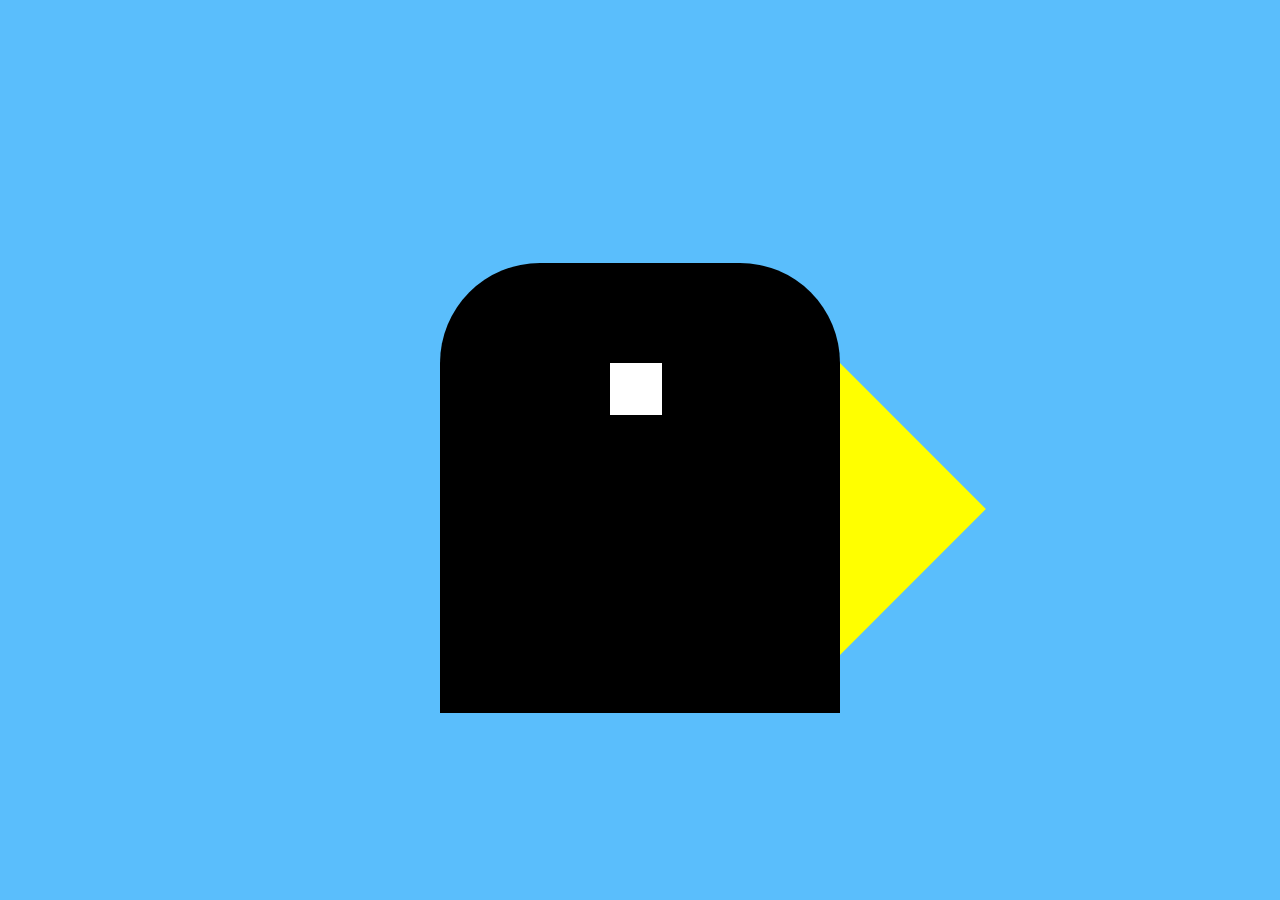
<file: week-1/1.The-bird-challenge/index.html>
<!DOCTYPE html>
<html lang="en">
<head>
    <meta charset="UTF-8">
    <meta http-equiv="X-UA-Compatible" content="IE=edge">
    <meta name="viewport" content="width=device-width, initial-scale=1.0">
    <title>Bird challenge</title>
    <link rel="stylesheet" href="main.css">
</head>
<body>
    <div id="the-body">
        <div id="the-eye"></div>
        <div id="the-beak"></div>
    </div>
</body>
</html>
</file>
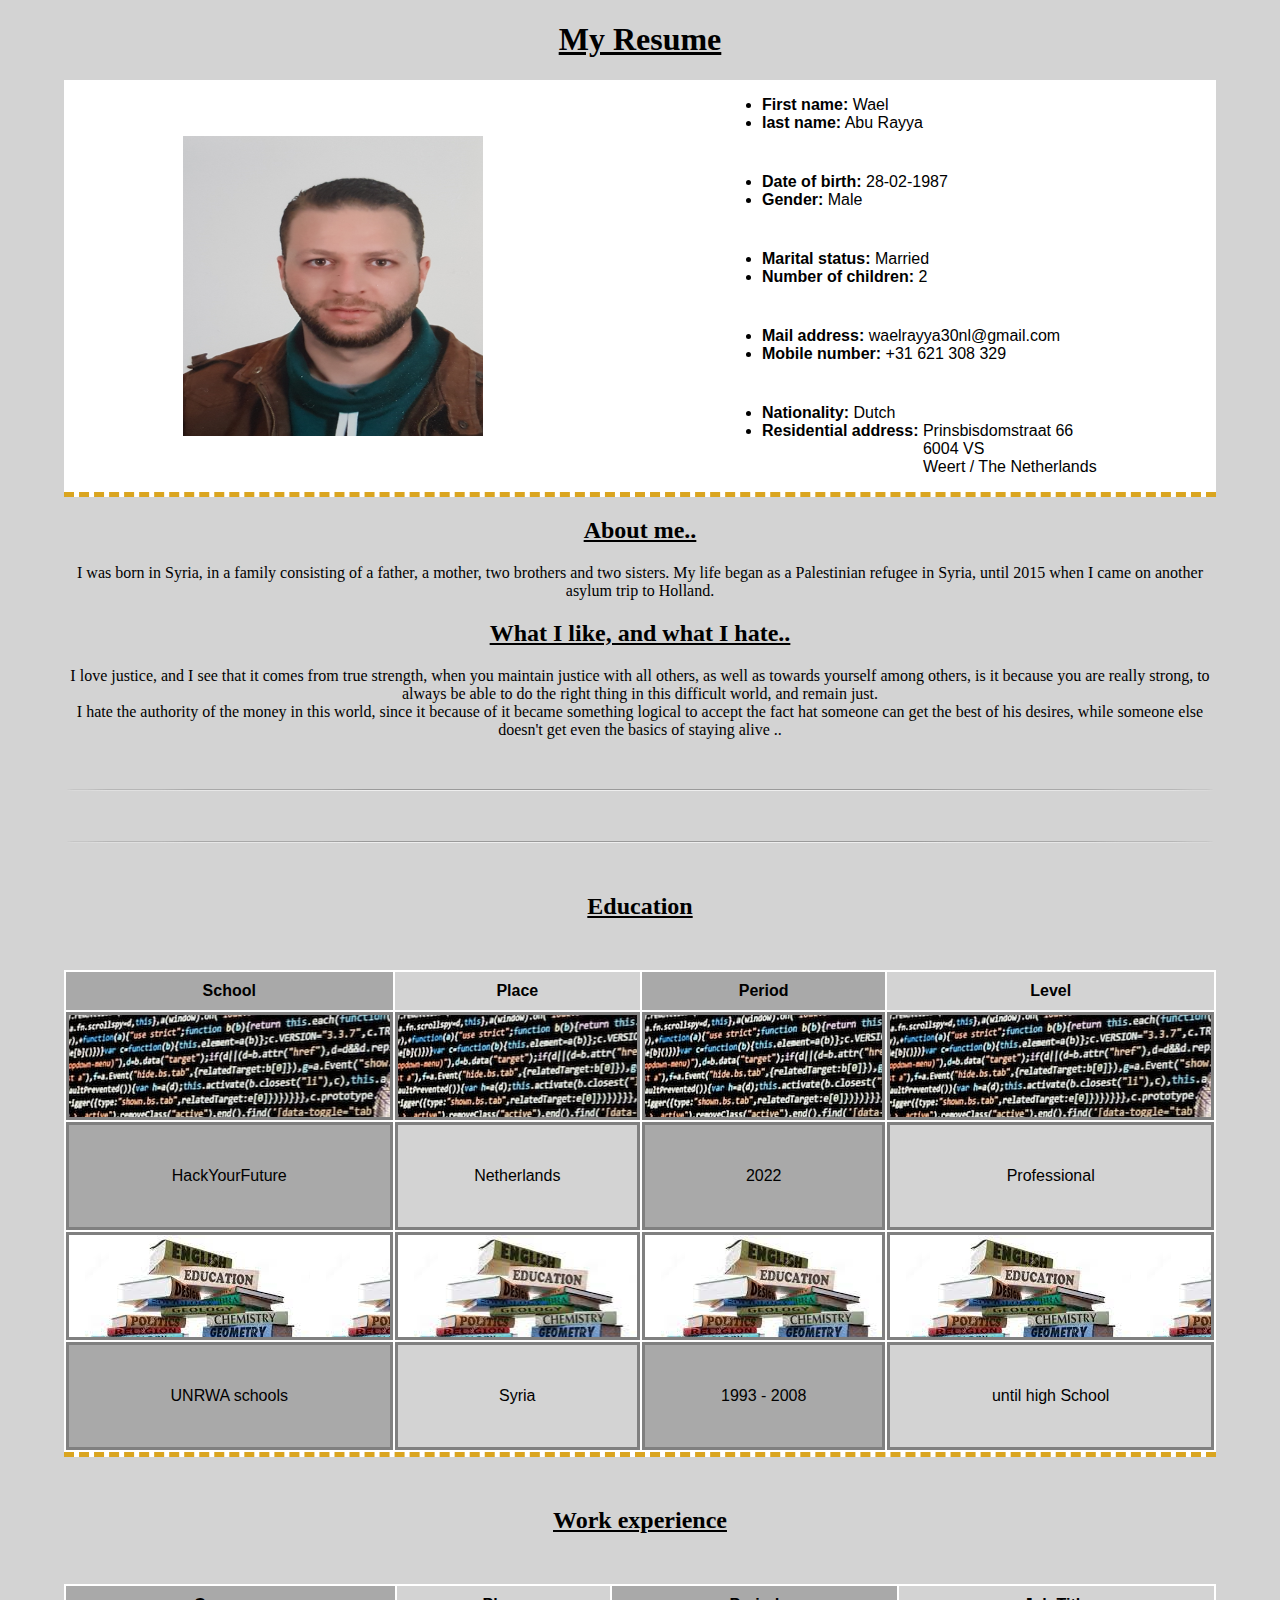
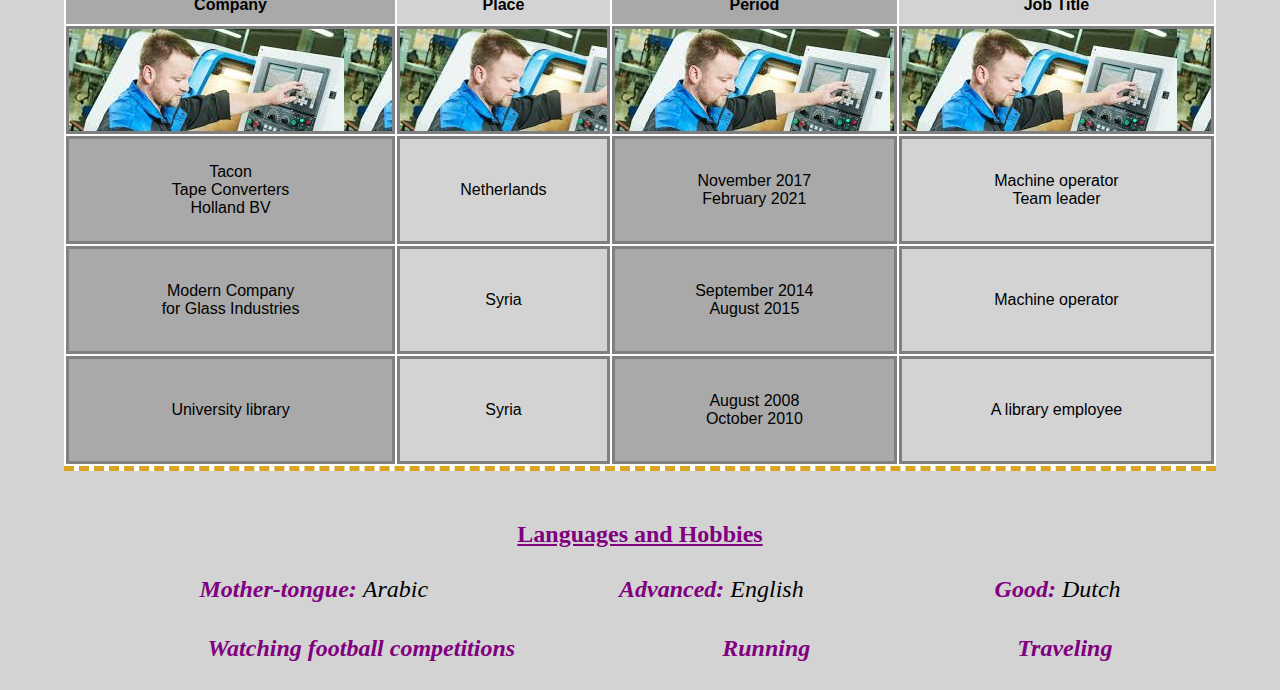
<file: week-1/4.The-Digital-Resume-(HW)/index.html>
<!DOCTYPE html>
<html lang="en">
<head>
    <meta charset="UTF-8">
    <meta http-equiv="X-UA-Compatible" content="IE=edge">
    <meta name="viewport" content="width=device-width, initial-scale=1.0">
    <title>Digital Resume</title>
    <link rel="stylesheet" href="main.css">
</head>
<body>

<!-- ID section -->

    <h1>My Resume</h1>
    <div class="container">
        <img src="myImage.jpg" width="300" height="300">
        <ul>
            <li><b>First name:</b> Wael</li>
            <li class="li-section-end"><b>last name:</b> Abu Rayya</li>
            <li><b>Date of birth:</b> 28-02-1987</li>
            <li class="li-section-end"><b>Gender:</b> Male</li>
            <li><b>Marital status:</b> Married</li>
            <li class="li-section-end"><b>Number of children:</b> 2</li>
            <li><b>Mail address:</b> waelrayya30nl@gmail.com</li>
            <li class="li-section-end"><b>Mobile number:</b> +31 621 308 329</li>
            <li><b>Nationality:</b> Dutch</li>
            <li><b>Residential address:</b> <span id="last-li">Prinsbisdomstraat 66<br>6004 VS<br>Weert / The Netherlands</span></li>
        </ul>
    </div>

    <h2>About me..</h2>

    <p>I was born in Syria, in a family consisting of a father, a mother, two brothers and two sisters. My life began as a Palestinian refugee in Syria, until 2015 when I came on another asylum trip to Holland.
    </p>

    <h2>What I like, and what I hate..</h2>

    <p>I love justice, and I see that it comes from true strength, when you maintain justice with all others, as well as towards yourself among others, is it because you are really strong, to always be able to do the right thing in this difficult world, and remain just.
    </p>

    <p>I hate the authority of the money in this world, since it because of it became something logical to accept the fact hat someone can get the best of his desires, while someone else doesn't get even the basics of staying alive ..
    </p>

<hr>
<hr>

<!-- Articles -->

    <h2>Education</h2>
    <table class="container-2">
        <thead>
            <tr>
                <th class="dark">School</th>
                <th class="light">Place</th>
                <th class="dark">Period</th>
                <th class="light">Level</th>
            </tr>
        </thead>
        <tbody>
            <tr>
                <td class="background-1"></td>
                <td class="background-1"></td>
                <td class="background-1"></td>
                <td class="background-1"></td>
            </tr>
            <tr>
                <td class="dark">HackYourFuture</td>
                <td class="light">Netherlands</td>
                <td class="dark">2022</td>
                <td class="light">Professional</td>
            </tr>
            <tr>
                <td class="background-2"></td>
                <td class="background-2"></td>
                <td class="background-2"></td>
                <td class="background-2"></td>
            </tr>
            <tr>
                <td class="dark">UNRWA schools</td>
                <td class="light">Syria</td>
                <td class="dark">1993 - 2008</td>
                <td class="light">until high School</td>
            </tr>
        </tbody>
    </table>

    <h2>Work experience</h2>
    <table class="container-2">
        <thead>
            <tr>
                <th class="dark">Company</th>
                <th class="light">Place</th>
                <th class="dark">Period</th>
                <th class="light">Job Title</th>
            </tr>
        </thead>
        <tbody>
            <tr>
                <td class="background-3"></td>
                <td class="background-3"></td>
                <td class="background-3"></td>
                <td class="background-3"></td>
            </tr>
            <tr>
                <td class="dark">Tacon<br>Tape Converters<br>Holland BV</td>
                <td class="light">Netherlands</td>
                <td class="dark">November 2017<br>February 2021</td>
                <td class="light">Machine operator<br>Team leader</td>
            </tr>
            <tr>
                <td class="dark">Modern Company<br>for Glass Industries</td>
                <td class="light">Syria</td>
                <td class="dark">September 2014<br>August 2015</td>
                <td class="light">Machine operator</td>
            </tr>
            <tr>
                <td class="dark">University library</td>
                <td class="light">Syria</td>
                <td class="dark">August 2008<br>October 2010</td>
                <td class="light">A library employee</td>
            </tr>
        </tbody>
    </table>

<!-- Footer -->

    <footer>
        <h2>Languages and Hobbies</h2>
        <ul>
            <li>Mother-tongue: <span>Arabic</span></li>
            <li>Advanced: <span>English</span></li>
            <li>Good: <span>Dutch</span></li>
        </ul>
        <ul><li>Watching football competitions</li>
            <li>Running</li>
            <li>Traveling</li>
        </ul>
    </footer>

</body>
</html>
</file>
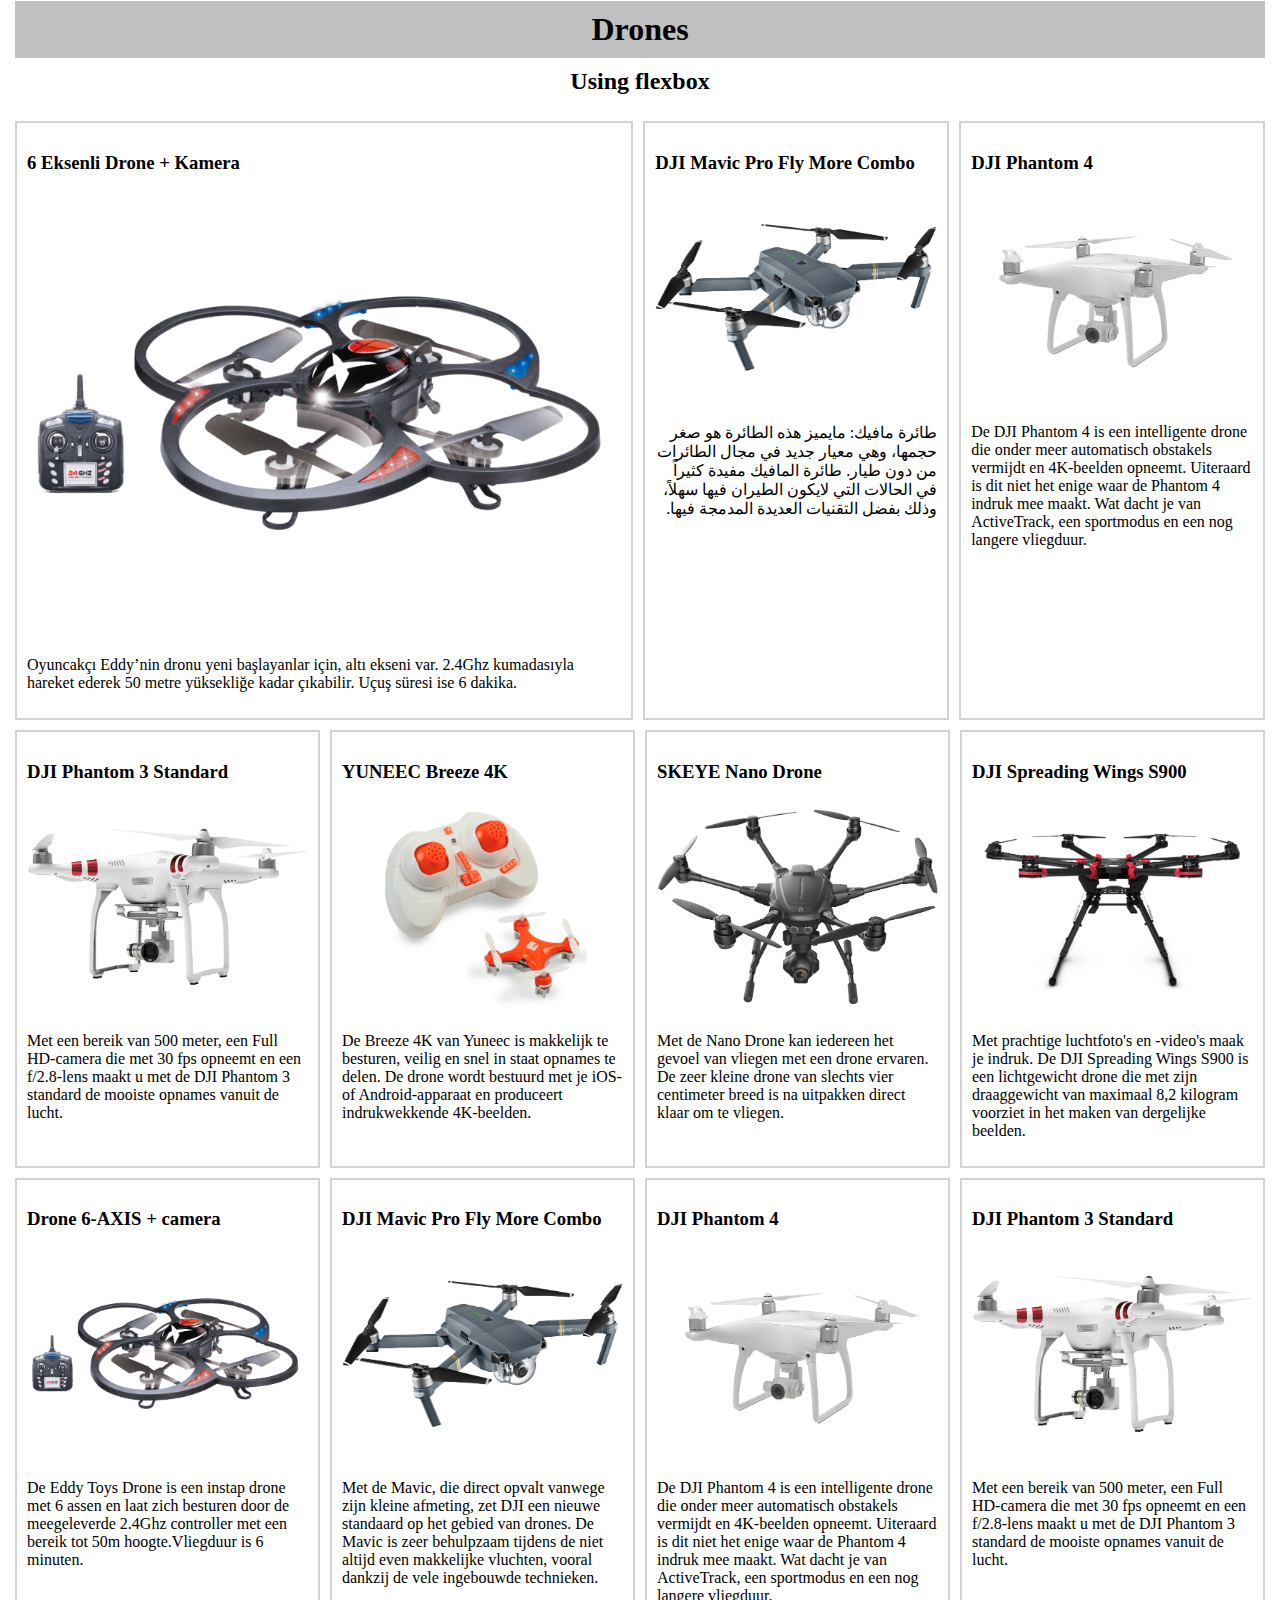
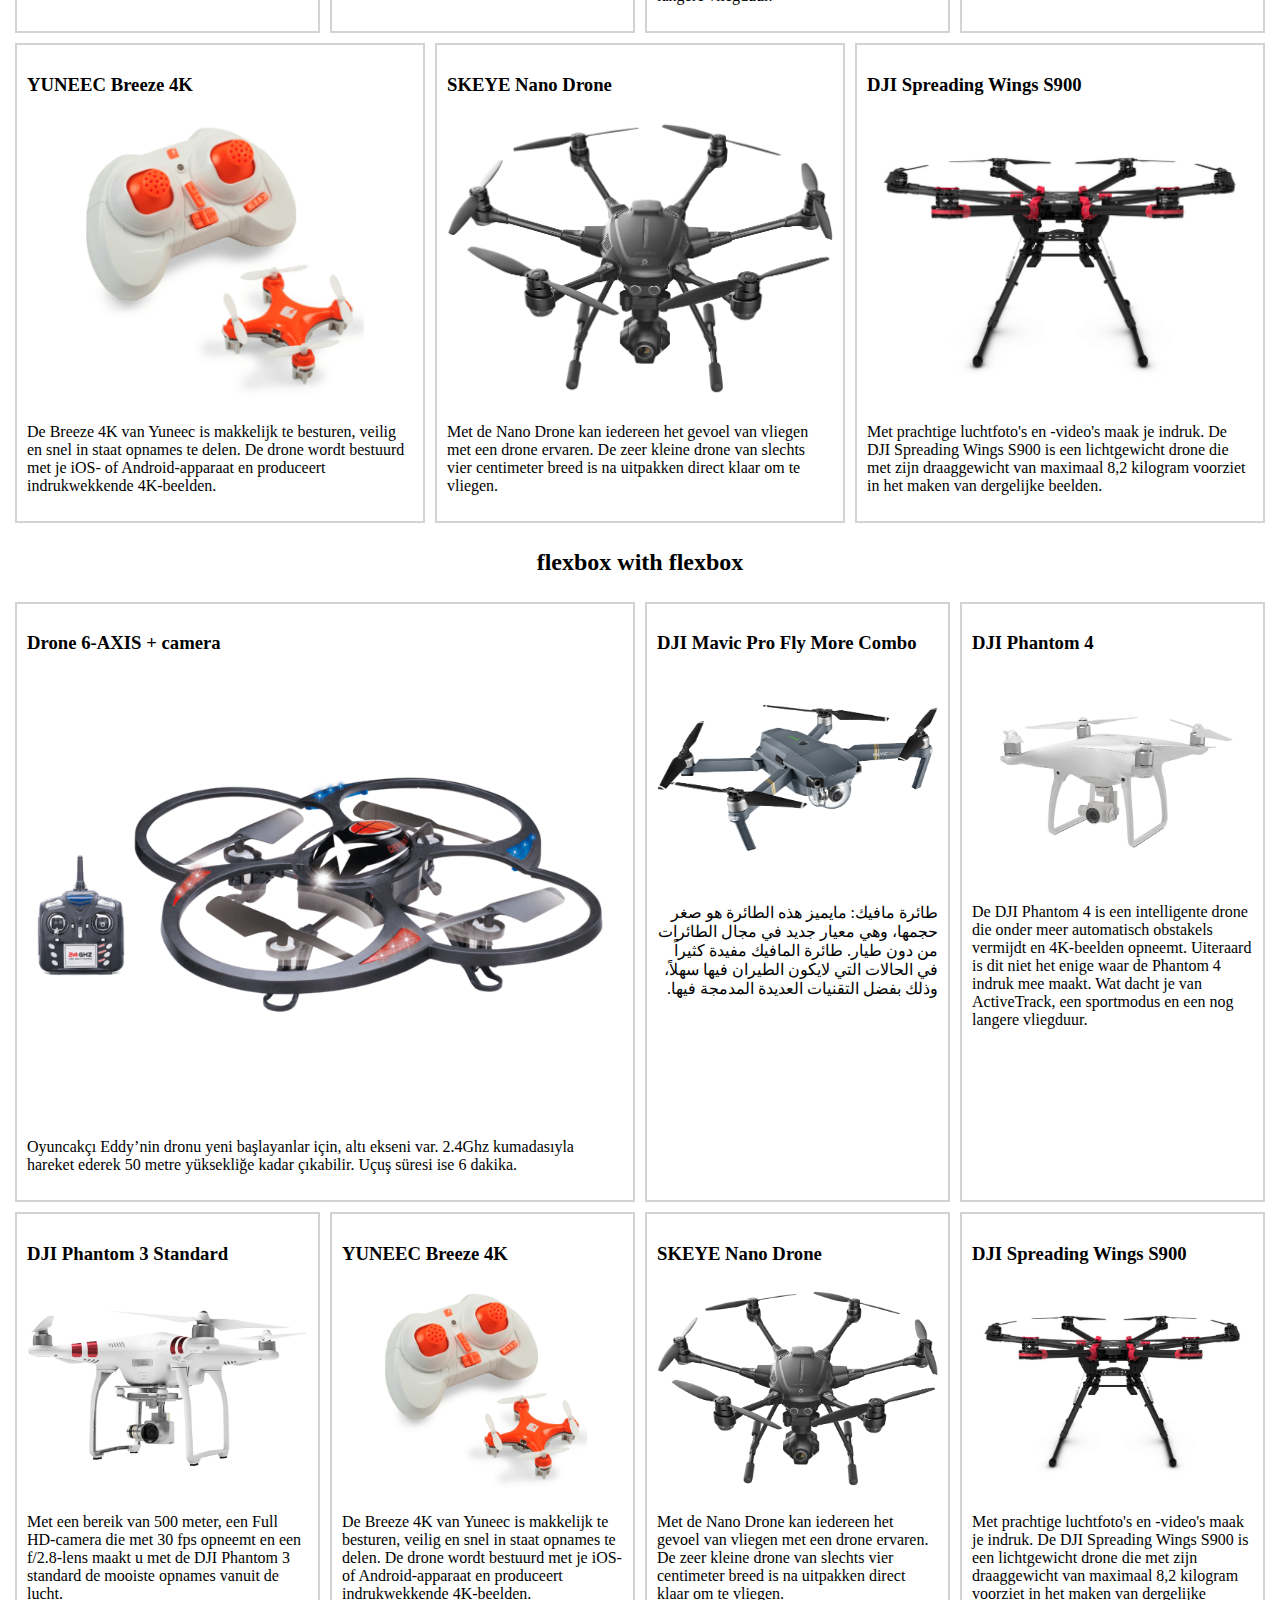
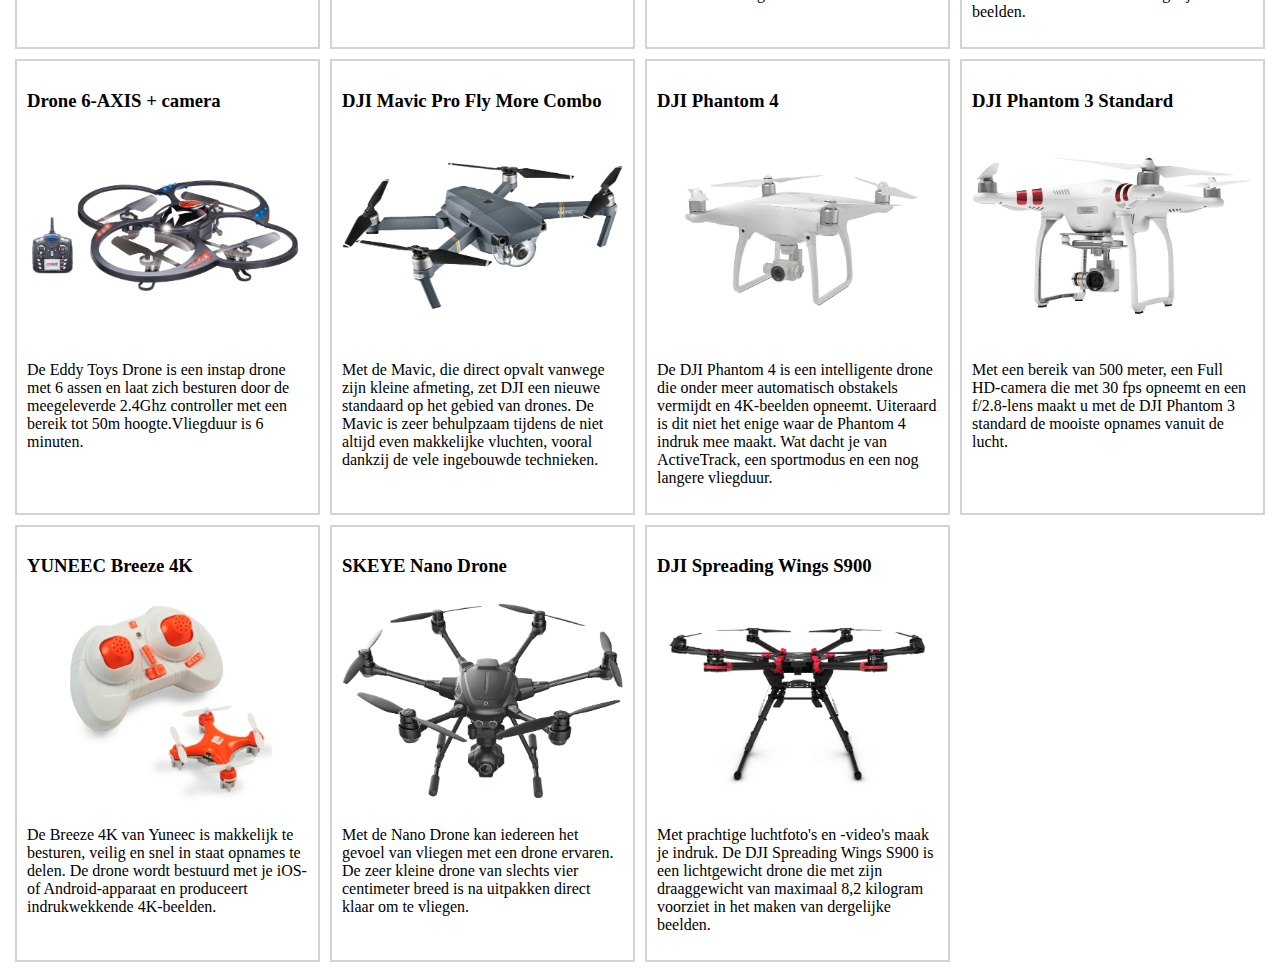
<file: week-2/1.Drones-Website/index.html>
<!doctype html>
<html>
    <head>
        <meta charset="utf-8">
        <meta name="viewport" content="width=device-width, initial-scale=1.0">
        <title>Drones</title>
        <link rel="stylesheet" href="style.css">
    </head>
    <body>
        <header>
            <h1>Drones</h1>
        </header>
        <main>
            <section class="flexbox-section">
                <h2>Using flexbox</h2>
                <ul class="flexbox-list">
                    <li class="flexbox-item">
                        <h3>6 Eksenli Drone + Kamera</h3>
                        <img src="images/drone1.png">
                        <p>Oyuncakçı Eddy’nin dronu yeni başlayanlar için, altı ekseni var. 2.4Ghz kumadasıyla hareket ederek 50 metre yüksekliğe kadar çıkabilir. Uçuş süresi ise 6 dakika.</p>
                    </li>
                    <li class="flexbox-item">
                        <h3>DJI Mavic Pro Fly More Combo</h3>
                        <img src="images/drone2.png">
                         <p dir="rtl">طائرة مافيك: مايميز هذه الطائرة هو صغر حجمها، وهي معيار جديد في مجال الطائرات من دون طيار. طائرة المافيك مفيدة كثيراً في الحالات التي لايكون الطيران فيها سهلاً، وذلك بفضل التقنيات العديدة المدمجة فيها.</p>
                    </li>
                    <li class="flexbox-item">
                        <h3>DJI Phantom 4</h3>
                        <img src="images/drone3.png">
                        <p>De DJI Phantom 4 is een intelligente drone die onder meer automatisch obstakels vermijdt en 4K-beelden opneemt. Uiteraard is dit niet het enige waar de Phantom 4 indruk mee maakt. Wat dacht je van ActiveTrack, een sportmodus en een nog langere vliegduur.</p>
                    </li>
                    <li class="flexbox-item">
                        <h3>DJI Phantom 3 Standard</h3>
                        <img src="images/drone4.png">
                        <p>Met een bereik van 500 meter, een Full HD-camera die met 30 fps opneemt en een f/2.8-lens maakt u met de DJI Phantom 3 standard de mooiste opnames vanuit de lucht.</p>
                    </li>
                    <li class="flexbox-item">
                        <h3>YUNEEC Breeze 4K</h3>
                        <img src="images/drone5.png">
                        <p>De Breeze 4K van Yuneec is makkelijk te besturen, veilig en snel in staat opnames te delen. De drone wordt bestuurd met je iOS- of Android-apparaat en produceert indrukwekkende 4K-beelden.</p>
                    </li>
                    <li class="flexbox-item">
                        <h3>SKEYE Nano Drone</h3>
                        <img src="images/drone6.png">
                        <p>Met de Nano Drone kan iedereen het gevoel van vliegen met een drone ervaren. De zeer kleine drone van slechts vier centimeter breed is na uitpakken direct klaar om te vliegen.</p>
                    </li>
                    <li class="flexbox-item">
                        <h3>DJI Spreading Wings S900</h3>
                        <img src="images/drone7.png">
                        <p>Met prachtige luchtfoto's en -video's maak je indruk. De DJI Spreading Wings S900 is een lichtgewicht drone die met zijn draaggewicht van maximaal 8,2 kilogram voorziet in het maken van dergelijke beelden.</p>
                    </li>
                    <li class="flexbox-item">
                        <h3>Drone 6-AXIS + camera</h3>
                        <img src="images/drone1.png">
                        <p>De Eddy Toys Drone is een instap drone met 6 assen en laat zich besturen door de meegeleverde 2.4Ghz controller met een bereik tot 50m hoogte.Vliegduur is 6 minuten.</p>
                    </li>
                    <li class="flexbox-item">
                        <h3>DJI Mavic Pro Fly More Combo</h3>
                        <img src="images/drone2.png">
                        <p>Met de Mavic, die direct opvalt vanwege zijn kleine afmeting, zet DJI een nieuwe standaard op het gebied van drones. De Mavic is zeer behulpzaam tijdens de niet altijd even makkelijke vluchten, vooral dankzij de vele ingebouwde technieken.</p>
                    </li>
                    <li class="flexbox-item">
                        <h3>DJI Phantom 4</h3>
                        <img src="images/drone3.png">
                        <p>De DJI Phantom 4 is een intelligente drone die onder meer automatisch obstakels vermijdt en 4K-beelden opneemt. Uiteraard is dit niet het enige waar de Phantom 4 indruk mee maakt. Wat dacht je van ActiveTrack, een sportmodus en een nog langere vliegduur.</p>
                    </li>
                    <li class="flexbox-item">
                        <h3>DJI Phantom 3 Standard</h3>
                        <img src="images/drone4.png">
                        <p>Met een bereik van 500 meter, een Full HD-camera die met 30 fps opneemt en een f/2.8-lens maakt u met de DJI Phantom 3 standard de mooiste opnames vanuit de lucht.</p>
                    </li>
                    <li class="flexbox-item">
                        <h3>YUNEEC Breeze 4K</h3>
                        <img src="images/drone5.png">
                        <p>De Breeze 4K van Yuneec is makkelijk te besturen, veilig en snel in staat opnames te delen. De drone wordt bestuurd met je iOS- of Android-apparaat en produceert indrukwekkende 4K-beelden.</p>
                    </li>
                    <li class="flexbox-item">
                        <h3>SKEYE Nano Drone</h3>
                        <img src="images/drone6.png">
                        <p>Met de Nano Drone kan iedereen het gevoel van vliegen met een drone ervaren. De zeer kleine drone van slechts vier centimeter breed is na uitpakken direct klaar om te vliegen.</p>
                    </li>
                    <li class="flexbox-item">
                        <h3>DJI Spreading Wings S900</h3>
                        <img src="images/drone7.png">
                        <p>Met prachtige luchtfoto's en -video's maak je indruk. De DJI Spreading Wings S900 is een lichtgewicht drone die met zijn draaggewicht van maximaal 8,2 kilogram voorziet in het maken van dergelijke beelden.</p>
                    </li>
                </ul>
                
            </section>
            <section class="grid-section">
                <h2>flexbox with flexbox</h2>
                <ul class="grid-list">
                    <li class="grid-item">
                        <h3>Drone 6-AXIS + camera</h3>
                        <img src="images/drone1.png">
                        <p>Oyuncakçı Eddy’nin dronu yeni başlayanlar için, altı ekseni var. 2.4Ghz kumadasıyla hareket ederek 50 metre yüksekliğe kadar çıkabilir. Uçuş süresi ise 6 dakika.</p>
                    </li>
                    <li class="grid-item">
                        <h3>DJI Mavic Pro Fly More Combo</h3>
                        <img src="images/drone2.png">
                         <p dir="rtl">طائرة مافيك: مايميز هذه الطائرة هو صغر حجمها، وهي معيار جديد في مجال الطائرات من دون طيار. طائرة المافيك مفيدة كثيراً في الحالات التي لايكون الطيران فيها سهلاً، وذلك بفضل التقنيات العديدة المدمجة فيها.</p>
                    </li>
                    <li class="grid-item">
                        <h3>DJI Phantom 4</h3>
                        <img src="images/drone3.png">
                        <p>De DJI Phantom 4 is een intelligente drone die onder meer automatisch obstakels vermijdt en 4K-beelden opneemt. Uiteraard is dit niet het enige waar de Phantom 4 indruk mee maakt. Wat dacht je van ActiveTrack, een sportmodus en een nog langere vliegduur.</p>
                    </li>
                    <li class="grid-item">
                        <h3>DJI Phantom 3 Standard</h3>
                        <img src="images/drone4.png">
                        <p>Met een bereik van 500 meter, een Full HD-camera die met 30 fps opneemt en een f/2.8-lens maakt u met de DJI Phantom 3 standard de mooiste opnames vanuit de lucht.</p>
                    </li>
                    <li class="grid-item">
                        <h3>YUNEEC Breeze 4K</h3>
                        <img src="images/drone5.png">
                        <p>De Breeze 4K van Yuneec is makkelijk te besturen, veilig en snel in staat opnames te delen. De drone wordt bestuurd met je iOS- of Android-apparaat en produceert indrukwekkende 4K-beelden.</p>
                    </li>
                    <li class="grid-item">
                        <h3>SKEYE Nano Drone</h3>
                        <img src="images/drone6.png">
                        <p>Met de Nano Drone kan iedereen het gevoel van vliegen met een drone ervaren. De zeer kleine drone van slechts vier centimeter breed is na uitpakken direct klaar om te vliegen.</p>
                    </li>
                    <li class="grid-item">
                        <h3>DJI Spreading Wings S900</h3>
                        <img src="images/drone7.png">
                        <p>Met prachtige luchtfoto's en -video's maak je indruk. De DJI Spreading Wings S900 is een lichtgewicht drone die met zijn draaggewicht van maximaal 8,2 kilogram voorziet in het maken van dergelijke beelden.</p>
                    </li>
                    <li class="grid-item">
                        <h3>Drone 6-AXIS + camera</h3>
                        <img src="images/drone1.png">
                        <p>De Eddy Toys Drone is een instap drone met 6 assen en laat zich besturen door de meegeleverde 2.4Ghz controller met een bereik tot 50m hoogte.Vliegduur is 6 minuten.</p>
                    </li>
                    <li class="grid-item">
                        <h3>DJI Mavic Pro Fly More Combo</h3>
                        <img src="images/drone2.png">
                        <p>Met de Mavic, die direct opvalt vanwege zijn kleine afmeting, zet DJI een nieuwe standaard op het gebied van drones. De Mavic is zeer behulpzaam tijdens de niet altijd even makkelijke vluchten, vooral dankzij de vele ingebouwde technieken.</p>
                    </li>
                    <li class="grid-item">
                        <h3>DJI Phantom 4</h3>
                        <img src="images/drone3.png">
                        <p>De DJI Phantom 4 is een intelligente drone die onder meer automatisch obstakels vermijdt en 4K-beelden opneemt. Uiteraard is dit niet het enige waar de Phantom 4 indruk mee maakt. Wat dacht je van ActiveTrack, een sportmodus en een nog langere vliegduur.</p>
                    </li>
                    <li class="grid-item">
                        <h3>DJI Phantom 3 Standard</h3>
                        <img src="images/drone4.png">
                        <p>Met een bereik van 500 meter, een Full HD-camera die met 30 fps opneemt en een f/2.8-lens maakt u met de DJI Phantom 3 standard de mooiste opnames vanuit de lucht.</p>
                    </li>
                    <li class="grid-item">
                        <h3>YUNEEC Breeze 4K</h3>
                        <img src="images/drone5.png">
                        <p>De Breeze 4K van Yuneec is makkelijk te besturen, veilig en snel in staat opnames te delen. De drone wordt bestuurd met je iOS- of Android-apparaat en produceert indrukwekkende 4K-beelden.</p>
                    </li>
                    <li class="grid-item">
                        <h3>SKEYE Nano Drone</h3>
                        <img src="images/drone6.png">
                        <p>Met de Nano Drone kan iedereen het gevoel van vliegen met een drone ervaren. De zeer kleine drone van slechts vier centimeter breed is na uitpakken direct klaar om te vliegen.</p>
                    </li>
                    <li class="grid-item">
                        <h3>DJI Spreading Wings S900</h3>
                        <img src="images/drone7.png">
                        <p>Met prachtige luchtfoto's en -video's maak je indruk. De DJI Spreading Wings S900 is een lichtgewicht drone die met zijn draaggewicht van maximaal 8,2 kilogram voorziet in het maken van dergelijke beelden.</p>
                    </li>
                </ul>
            </section>
        </main>
    </body>
</html>
</file>
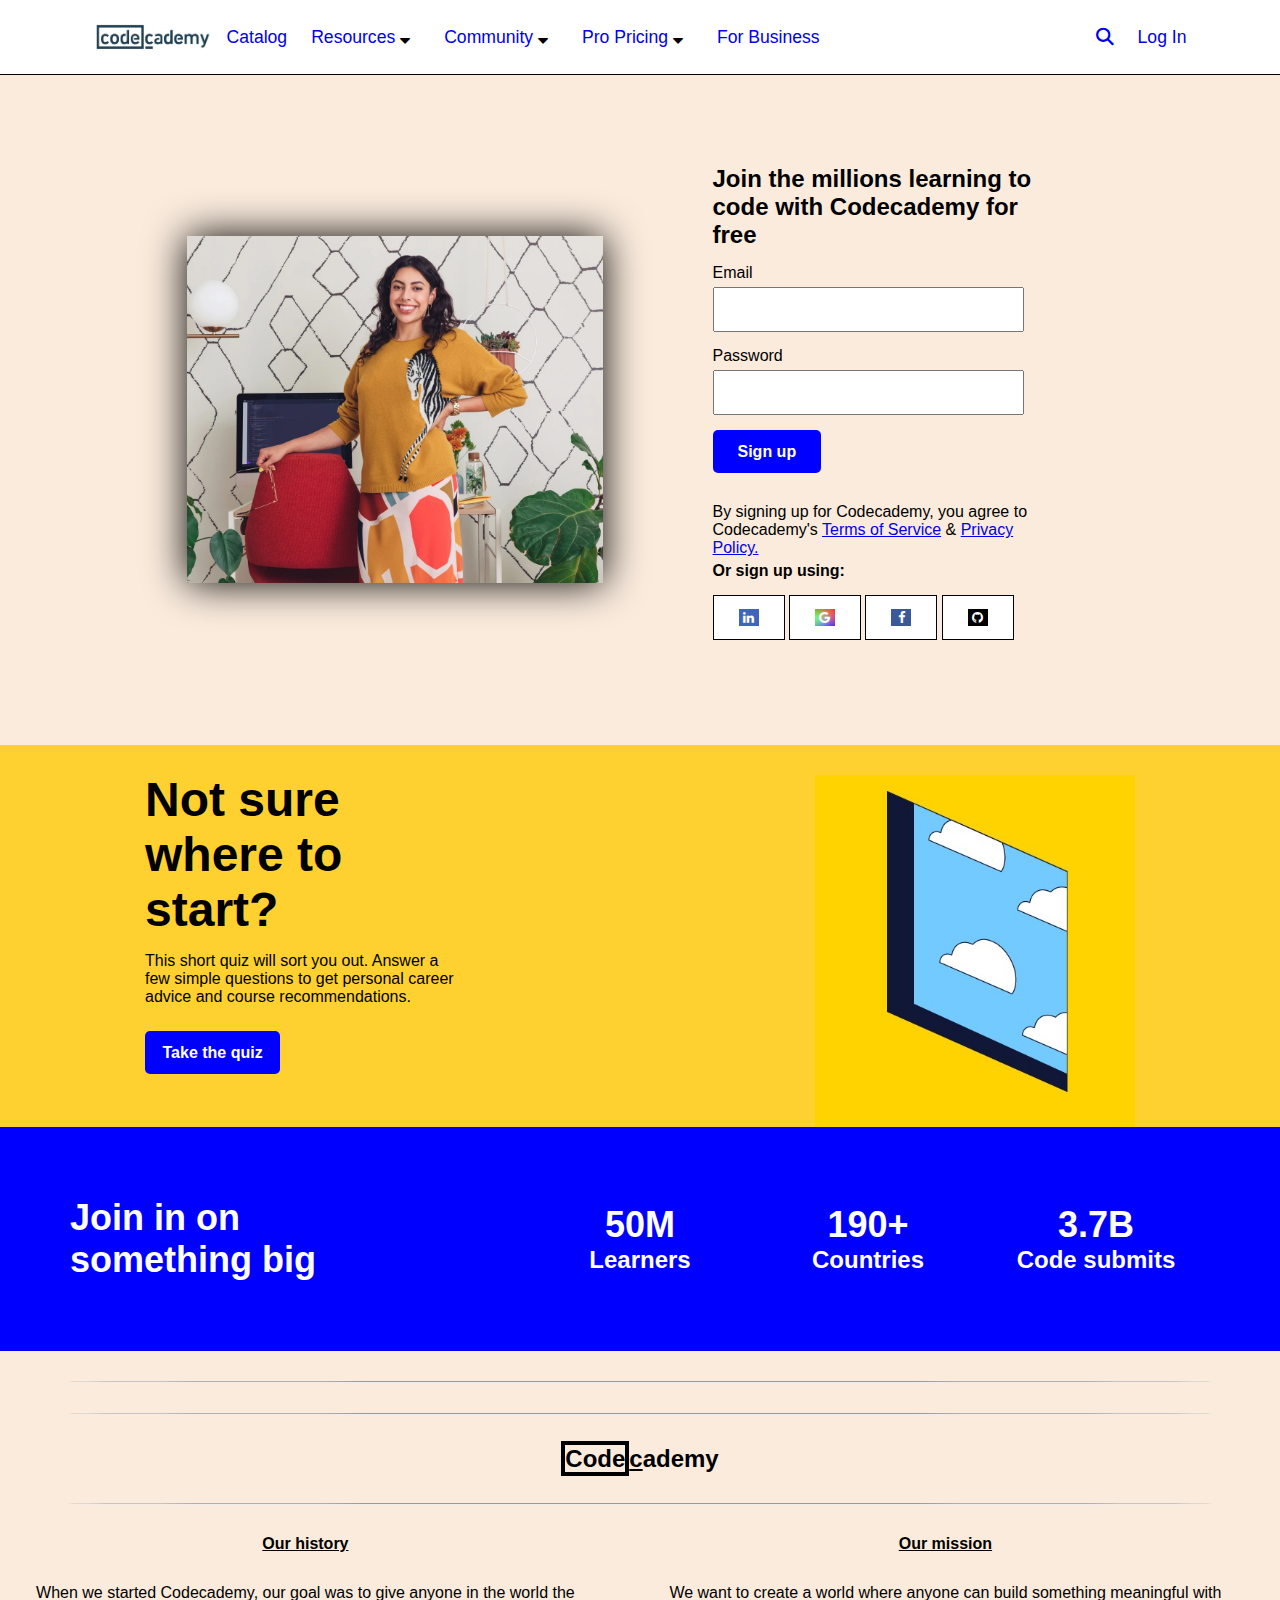
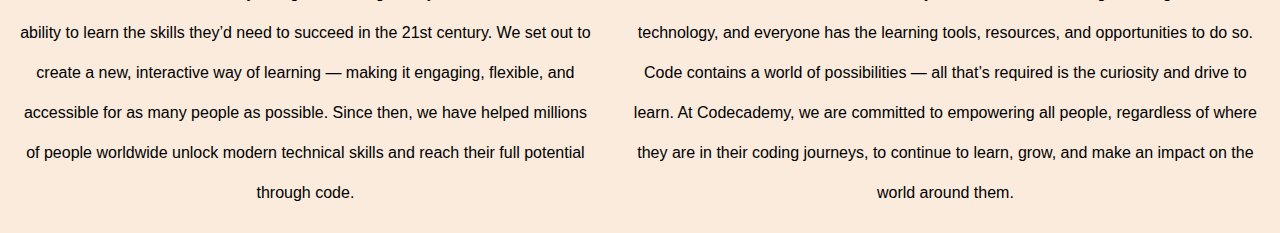
<file: week-2/3.Responsive-website/index.html>
<!DOCTYPE html>
<html lang="en">
<head>
    <meta charset="UTF-8">
    <meta http-equiv="X-UA-Compatible" content="IE=edge">
    <meta name="viewport" content="width=device-width, initial-scale=1.0">
    <link rel="stylesheet" href="https://cdnjs.cloudflare.com/ajax/libs/font-awesome/6.1.1/css/all.min.css">
    <link rel="stylesheet" href="https://cdnjs.cloudflare.com/ajax/libs/font-awesome/4.7.0/css/font-awesome.min.css">
    <link rel="stylesheet" href="style.css">
    <title>Project: Rebuilding a webpage</title>
</head>
<body>

<!-- Header Part -->

<header>
    <nav class="nav-bar">
        <img src="logo.webp" alt="the-logo-photo">
        <ul class="nav-ul">
            <li><a href="#">Catalog</a></li>
            <li><a href="#">Resources</a> <a href="#"><i class='fa fa-sort-desc'></i></a></li>
            <li><a href="#">Community</a> <a href="#"><i class='fa fa-sort-desc'></i></a></li>
            <li><a href="#">Pro Pricing</a> <a href="#"><i class='fa fa-sort-desc'></i></a></li>
            <li><a href="#">For Business</a></li>
            <li><a href="#"><i class="fa-solid fa-magnifying-glass"></i></a></li>
            <li><a href="#">Log In</a></li>
        </ul>
        <div class="line">
            <span></span>
            <span></span>
            <span></span>
        </div>
    </nav>
</header>

<!-- Main Part -->

<main class="main-section">
    <img src="main-photo.webp" alt="the-interface-photo">
    <div class="contact-section">
        <h2>Join the millions learning to code with Codecademy for free</h2>
        <form action="">
        <p>Email</p>
        <input class="field" type="email" name="email">
        <p>Password</p>
        <input class="field" type="password" name="password">
        </form>
        <button>Sign up</button>
        <p>By signing up for Codecademy, you agree to Codecademy's <a href="#">Terms of Service</a> & <a href="#">Privacy Policy.</a></p>
        <h4>Or sign up using:</h4>
        <div class="social-media">
            <button><a target="_blank" href="#" class="fa fa-linkedin" title="linkedin"></a></button>
            <button><a target="_blank" href="#" class="fa fa-google" title="google"></a></button>
            <button><a target="_blank" href="#" class="fa fa-facebook" title="facebook"></a></button>
            <button><a target="_blank" href="#" class="fa fa-github" title="github"></a></button>            
        </div>
    </div>
</main>

<!-- Article 1 -->

<article class="article-1">
    <div class="text-div">
        <h1>Not sure where to start?</h1>
        <p>This short quiz will sort you out. Answer a few simple questions to get personal career advice and course recommendations.</p>
        <button>Take the quiz</button>
    </div>
    <img src="photo-2.jpg" alt="sky-photo">
</article>

<!-- Article 2 -->

<article class="article-2">
    <h2 id="flex-2">Join in on<br>something big</h2>
    <div class="flex-1">
        <h2>50M</h2>
        <h4>Learners</h4>    
    </div>
    <div class="flex-1">
        <h2>190+</h2>
        <h4>Countries</h4>    
    </div>
    <div class="flex-1">
        <h2>3.7B</h2>
        <h4>Code submits</h4>    
    </div>
</article>

<!-- Footer part -->

<hr>
<hr>
<footer>
    <h2><span id="bordering">Code</span><span id="underling">c</span>ademy</h2>
<hr>
    <div class="footer-text">
        <div>
            <h4>Our history</h4>
            <p>When we started Codecademy, our goal was to give anyone in the world the ability to learn the skills they’d need to succeed in the 21st century. We set out to create a new, interactive way of learning — making it engaging, flexible, and accessible for as many people as possible. Since then, we have helped millions of people worldwide unlock modern technical skills and reach their full potential through code.</p>
        </div>
        <div>
            <h4>Our mission</h4>
            <p>We want to create a world where anyone can build something meaningful with technology, and everyone has the learning tools, resources, and opportunities to do so. Code contains a world of possibilities — all that’s required is the curiosity and drive to learn. At Codecademy, we are committed to empowering all people, regardless of where they are in their coding journeys, to continue to learn, grow, and make an impact on the world around them.</p>
        </div>
    </div>
</footer>

</body>
</html>
</file>
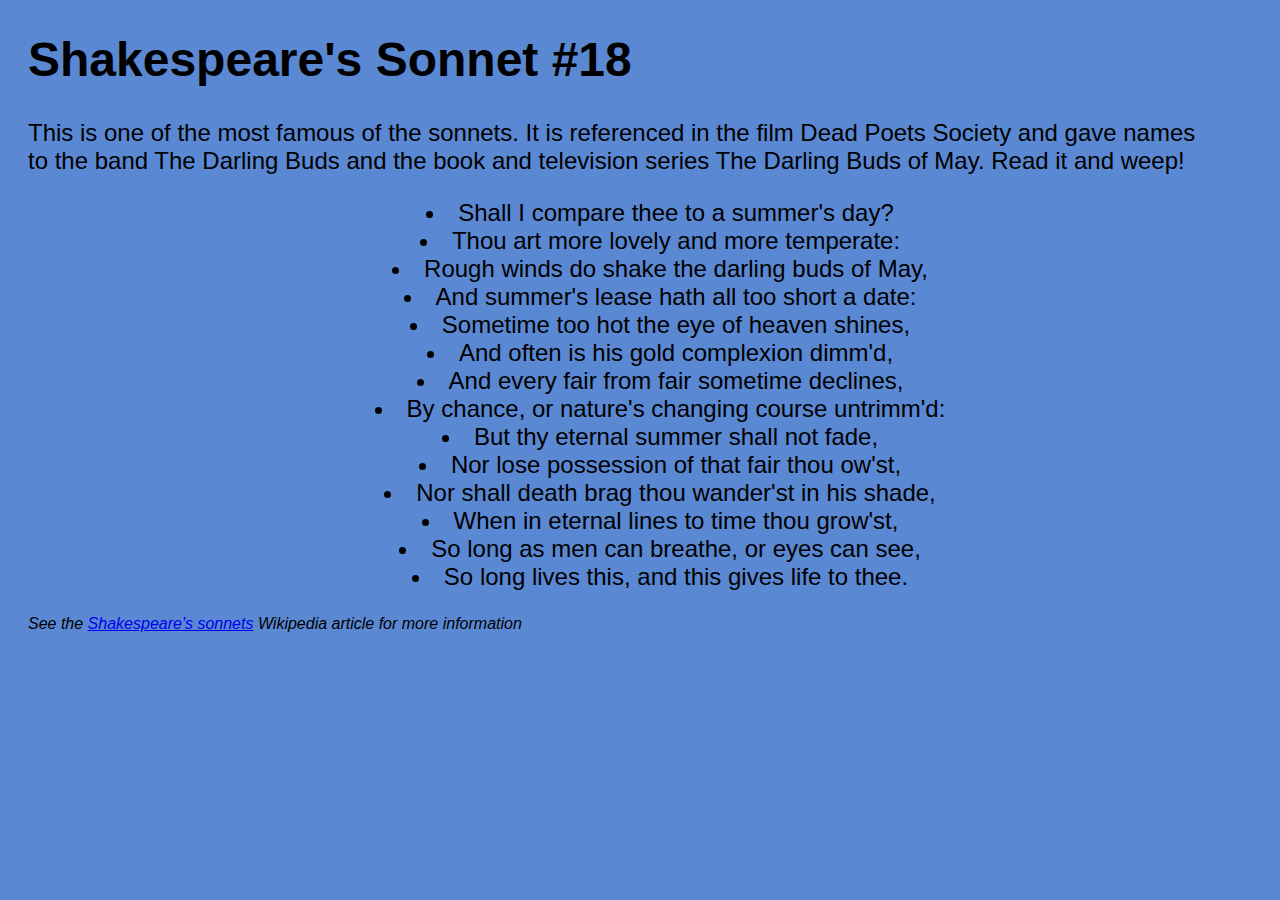
<file: week-1/3.CSS-challenges/challenge-1/index.html>
<!DOCTYPE html>
<html>
  <head>
    <title>Challenge 1</title>
    <link rel="stylesheet" href="main.css">
  </head>
  <body>
    <h1>Shakespeare's Sonnet #18</h1>
    <p>
       This is one of the most famous of the sonnets. It is referenced
       in the film Dead Poets Society and gave names<br>to the band The
       Darling Buds and the book and television series The Darling Buds
       of May. Read it and weep!
    </p>
    <ul>
      <li>Shall I compare thee to a summer's day?</li>
      <li>Thou art more lovely and more temperate:</li>
      <li>Rough winds do shake the darling buds of May,</li>
      <li>And summer's lease hath all too short a date:</li>
      <li>Sometime too hot the eye of heaven shines,</li>
      <li>And often is his gold complexion dimm'd,</li>
      <li>And every fair from fair sometime declines,</li>
      <li>By chance, or nature's changing course untrimm'd:</li>
      <li>But thy eternal summer shall not fade,</li>
      <li>Nor lose possession of that fair thou ow'st,</li>
      <li>Nor shall death brag thou wander'st in his shade,</li>
      <li>When in eternal lines to time thou grow'st,</li>
      <li>So long as men can breathe, or eyes can see,</li>
      <li>So long lives this, and this gives life to thee.</li>
    </ul>      
    <p class="copyright">See the 
    <a href="http://en.wikipedia.org/wiki/Shakespeare%27s_Sonnets">
    Shakespeare's sonnets</a> Wikipedia article for more information
    </p>
  </body>
</html>
</file>
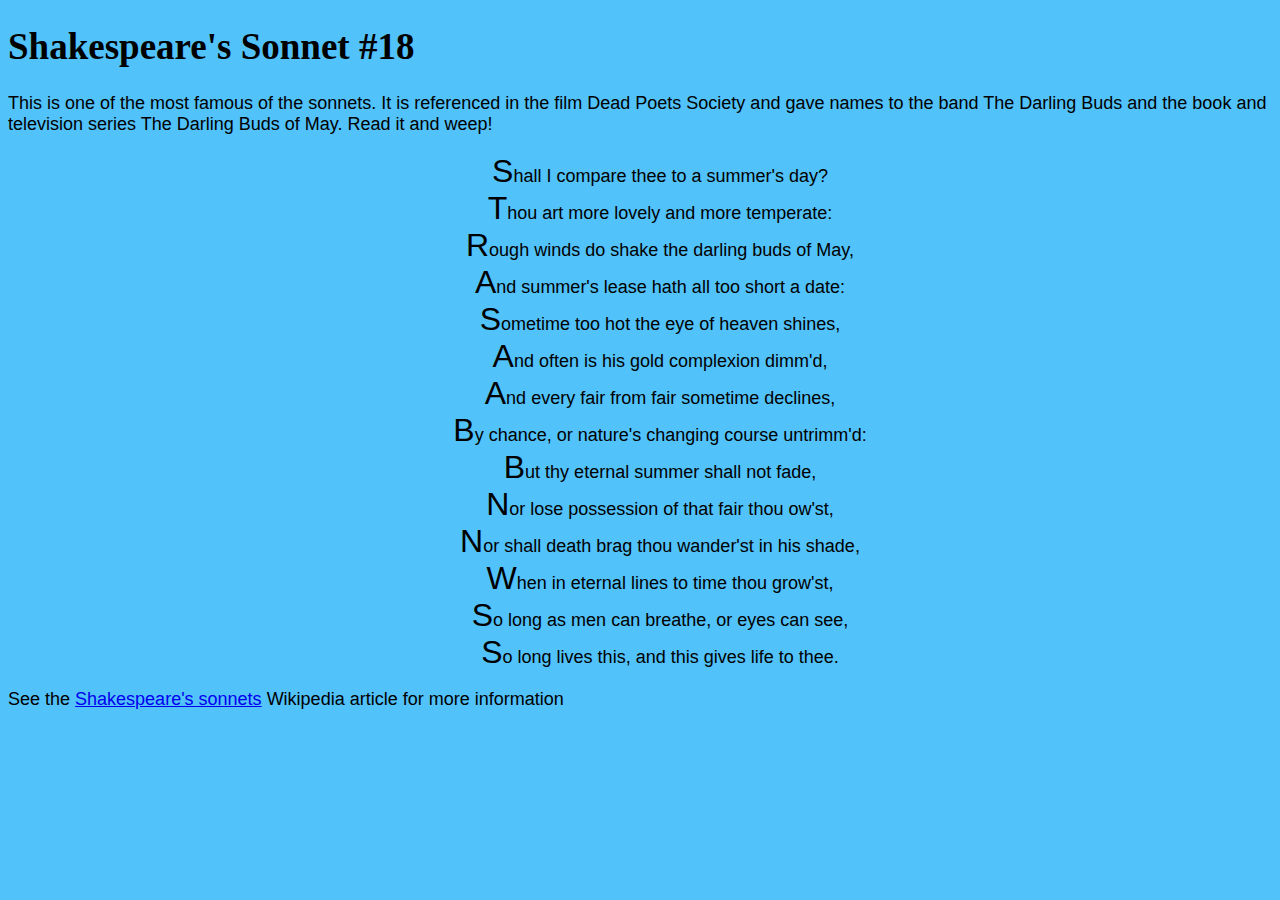
<file: week-1/3.CSS-challenges/challenge-2/index.html>
<!DOCTYPE html PUBLIC "-//W3C//DTD HTML 4.01//EN" "http://www.w3.org/TR/html4/strict.dtd">
<html>
  <head>
    <title>CSS Challenge 2</title>
    <style>
      body {
        background-color: rgb(82, 194, 250);}
      h1 {
        font-size: 37px;
        font-weight: 900;}
      p, ul {
        font-family: Arial, Helvetica, sans-serif;
        font-size: 18px;}
      ul {
        text-align: center;
        list-style-type: none;}
      li::first-letter {
        font-size: xx-large;}
    </style>
  </head>
  <body>
    <div id="wrap">
      <h1>Shakespeare's Sonnet #18</h1>
      <div class="line"></div>
      <p>
        This is one of the most famous of the sonnets. It is referenced in the
        film Dead Poets Society and gave names to the band The Darling Buds and
        the book and television series The Darling Buds of May. Read it and
        weep!
      </p>
      <ul>
        <li>Shall I compare thee to a summer's day?</li>
        <li>Thou art more lovely and more temperate:</li>
        <li>Rough winds do shake the darling buds of May,</li>
        <li>And summer's lease hath all too short a date:</li>
        <li>Sometime too hot the eye of heaven shines,</li>
        <li>And often is his gold complexion dimm'd,</li>
        <li>And every fair from fair sometime declines,</li>
        <li>By chance, or nature's changing course untrimm'd:</li>
        <li>But thy eternal summer shall not fade,</li>
        <li>Nor lose possession of that fair thou ow'st,</li>
        <li>Nor shall death brag thou wander'st in his shade,</li>
        <li>When in eternal lines to time thou grow'st,</li>
        <li>So long as men can breathe, or eyes can see,</li>
        <li>So long lives this, and this gives life to thee.</li>
      </ul>

      <p class="copyright">
        See the
        <a href="http://en.wikipedia.org/wiki/Shakespeare%27s_Sonnets">
          Shakespeare's sonnets</a
        >
        Wikipedia article for more information
      </p>
    </div>
  </body>
</html>
</file>
<file: week-1/1.The-bird-challenge/main.css>
body {
    background-color: rgb(90, 190, 252);
    margin: 0;
    padding: 0;}

#the-body {
    position: relative;
    background-color: black;
    max-width: 400px;
    height: 450px;
    margin: auto;
    margin-top: 263px;
    border-top-left-radius: 100px;
    border-top-right-radius: 100px;}

#the-eye {
    position: absolute;
    top: 100px;
    left: 42.5%;
    background-color: white;
    border: 1px solid white;
    width: 50px;
    height: 50px;}

#the-beak {
    position: absolute;
    top: 142.5px;
    left: 74.3%;
    z-index: -1;
    border: solid yellow;
    display: inline-block;
    padding: 100px;
    background-color: yellow;
    transform: rotate(-45deg)}
</file>
<file: week-1/4.The-Digital-Resume-(HW)/main.css>
body {
    margin: 0;
    padding: 0;
    background-color: lightgray;
}

h1, h2, p {
    font-family: Georgia, 'Times New Roman', Times, serif;
    text-align: center;
    text-decoration: underline;
}

p {
    text-decoration: none;
    width: 90%;
    margin: auto;
}

/* ID section*/

.container {
    font-family: 'Segoe UI', Tahoma, Geneva, Verdana, sans-serif;
    width: 90%;
    margin: auto;
    display: flex;
    justify-content: space-around;
    align-items: center;
    background-color: white;
    border-bottom: 5px dashed goldenrod;
}

.li-section-end {
    margin-bottom: 41px;
}

#last-li {
    display: inline-flex;
}

hr {
    width: 90%;
    border-radius: 90%;
    margin : 50px auto;
}

/* Articles */

.dark {
    background-color: darkgray;
}

.light {
    background-color: lightgray;
}

.container-2 {
    font-family: 'Segoe UI', Tahoma, Geneva, Verdana, sans-serif;
    width: 90%;
    margin: 50px auto;
    text-align: center;
    background-color: white;
    border-bottom: 5px dashed goldenrod;
}

th {
    padding: 10px 0;
}

td {
    height: 100px;
    border: 3px solid gray;
}

.background-1 {
    background-image: url(laptop.jpg);
}

.background-2 {
    background-image: url(books.jpg);
}

.background-3 {
    background-image: url(MachineOperator.jpg);
}

/* Footer */

footer {
    width: 90%;
    margin: auto;
    color: purple;
}

footer ul {
    display: grid;
    grid-template-columns: auto auto auto;
    justify-content: space-around;
    list-style-type: none;
    font-size: x-large;
    font-weight: bolder;
    font-style: italic;
    line-height: 35px;
}

footer ul span {
    font-weight: lighter;
    color: black;
}
</file>
<file: week-2/1.Drones-Website/style.css>
/* main part */

body {
    margin: 1px 15px;
}

h1 {
    background-color: silver;
    margin: 0;
    padding: 10px;
    text-align: center;
}

h2 {
    margin: 0;
    padding: 10px;
    text-align: center;
}

img {
    max-width: 100%;
}

/* Flexbox part */

.flexbox-section {
    margin: auto;
}
  
.flexbox-list {
    display: flex;
    flex-wrap: wrap;
    gap: 10px;
    height: 100%;
    padding: 0;
}
  
.flexbox-item {
    box-sizing: border-box;
    width: 20%;
    flex-grow: 1;
    padding: 10px;
    border: 2px solid lightgray;
    list-style-type: none;
}
  
.flexbox-item > img {
    width: 100%;
}
  
.flexbox-item:first-of-type {
    width: 45%;
    max-width: 100%;
}
  
@media (min-width: 501px) and (max-width: 1024px) {
    .flexbox-item {
      width: 25%;
    }
    .flexbox-item:nth-of-type(-n + 2) {
      width: 40%;
    }
}

@media (max-width: 500px) {
    .flexbox-item {
      width: 100%;
    }
}  

/* grid part */

.grid-list {
    display: grid;
    width: 100%;
    padding: 0;
    grid-template-columns: repeat(12, 1fr);
    gap: 10px;
}
  
.grid-item {
    box-sizing: border-box;
    padding: 10px;
    border: 2px solid lightgray;
    list-style-type: none;
}
  
.grid-item > img {
    width: 100%;
}
  
@media (min-width: 1024px) {
    .grid-item {
      grid-column-start: span 3;
    }
    .grid-item:first-of-type {
      grid-column-start: span 6;
    }
}

@media (min-width: 501px) and (max-width: 1023px) {
    .grid-item {
      grid-column-start: span 4;
    }
  
    .grid-item:nth-of-type(-n + 2) {
      grid-column-start: span 6;
    }
}

@media (max-width: 500px) {
    .grid-item {
      grid-column-start: span 12;
    }
}
</file>
<file: week-2/3.Responsive-website/style.css>
/* overall */

* {
    margin: 0;
    padding: 0;
    box-sizing: border-box;
}

body {
    background-color: rgb(250, 235, 221);
    font-family: "Apercu","Segoe UI","Roboto","Ubuntu","Cantarell","Fira Sans","Droid Sans","Helvetica Neue",sans-serif;
}

/* Header Part */

header {
    background-color: white;
    border-bottom: 1px solid black;
    padding: 15px 0;
}

.nav-bar {
    display: flex;
    justify-content: center;
    gap: 10px;
}

.nav-bar img {
    width: 10%;
}

.nav-ul {
    list-style: none;
    display: flex;
    align-items: center;
    width: 75%;
    gap: 2.5%;
    font-size: 1.1rem;
    margin-right: 5px;
}

.nav-ul li:nth-child(6) {
    margin-left: auto;
}

.nav-ul a {
    text-decoration: none;
}

.nav-ul a:visited {
    color: black;
}

.nav-ul a:hover {
    color: blue;
}

.line {
    display: none;
}

/* Main Part */

.main-section {
    display: flex;
    margin: 90px auto;
    justify-content: center;
    align-items: center;
    gap: 75px;
}

.main-section img {
    filter: drop-shadow(0 0px 20px black);
    width: 32.5%;
}

.contact-section {
    width: 32.5%;
    font-size: 1rem;
    padding: 0 35px;
}

.field {
    width: 90%;
    height: 45px;
    font-size: 1.7rem;
}

.field:hover {
    border: 1px solid blue;
}

.field:focus {
    border: 3px solid blue;
}

.contact-section p {
    margin: 15px 0 5px 0;
}

.contact-section button {
    color: white;
    background-color: blue;
    padding: 12.5px 25px;
    margin: 15px 0;
    border: none;
    border-radius: 5px;
    font-size: 1rem;
    font-weight: bold;
}

.contact-section button:hover {
    opacity: .7;
}

.social-media button {
    border: 1px solid black;
    border-radius: 0;
    background-color: white;
    font-size: 0.8rem;
}

.fa {
    width: 20px;
    height: 17.5px;
    text-decoration: none;
    padding-top: 3px;
    color: white;
}

.fa-sort-desc {
    color: black;
}

.fa-facebook {
    background-color: #3B5998;
}

.fa-google {
    background: linear-gradient(217deg, rgba(255,0,0,.8), rgba(255,0,0,0) 70.71%),
                linear-gradient(127deg, rgba(0,255,0,.8), rgba(0,255,0,0) 70.71%),
                linear-gradient(336deg, rgba(0,0,255,.8), rgba(0,0,255,0) 70.71%);
}

.fa-linkedin {
    background-color: #3f66ba;
}

.fa-github {
    background-color: black;
}

/* Article-1 */

.article-1 {
    background-color: rgb(255, 209, 48);
    display: flex;
    justify-content: center;
    gap: 350px;
    align-items: center;
}

.text-div {
    width: 25%;
}

.text-div h1 {
    font-size: 3rem;
    margin-bottom: 15px;
}

.text-div button {
    margin: 25px 0;
    color: white;
    background-color: blue;
    padding: 12.5px 17.5px;
    border: none;
    border-radius: 5px;
    font-size: 1rem;
    font-weight: bold;
}

.text-div button:hover {
    opacity: .7;
}

.article-1 img{
    margin-top: 30px;
    width: 25%;
}

/* Article-2 */

.article-2 {
    background-color: blue;
    display: flex;
    align-items: center;
    color: white;
    padding: 70px;
    font-size: 1.5rem;
}

#flex-2 {
    flex: 2;
    text-align: left;
}

.flex-1 {
    flex: 1;
    text-align: center;
}

/* Footer */

hr {
    width : 90%;
    margin: 30px auto;
    border-radius: 50%;
}

footer {
    text-align: center;
}

#bordering {
    border: 4px solid black;
}

#underling {
    text-decoration: underline;
}

.footer-text {
    display: flex;
}

footer h4 {
    text-decoration: underline;
}

footer p {
    line-height: 40px;
    margin: 20px;
}

/* Media query */

@media (min-width: 515px) and (max-width: 960px) {
    .nav-bar {
        justify-content: space-around;
        align-items: center;
    }
    .nav-bar img {
        width: 15%;
    }
    .nav-ul {
        display: none;
    }
    .line {
        display: flex;
        flex-direction: column;
    }
    .line span {
        width: 25px;
        height: 3px;
        background-color: black;
        margin: 1px 0;
    }
    .main-section {
        display: flex;
        flex-direction: column;
        margin: 10px auto;
        gap: 10px;
    }
    .main-section img {
        width: 50%;
    }
    .contact-section {
        width: 90%;
    }
    .article-1 {
        justify-content: space-around;
        gap: 50px;
    }
    .text-div {
        width: 50%;
        margin-left: 10px;
    }
    .article-1 img{
        width: 50%;
    }
    .article-2 {
        padding: 10px 0px;
        font-size: 1rem;
        display: grid;
        grid-template-columns: repeat(3);
        grid-row-gap: 20px;
        grid-template-areas: "header header header";
    }
    #flex-2 {
        grid-area: header;
        text-align: center;
    }
    footer p {
        line-height: 30px;
        margin: 10px;
    }
}

@media (min-width: 240px) and (max-width: 515px) {
  
    .nav-bar {
        justify-content: space-around;
        align-items: center;
    }
    .nav-bar img {
        width: 20%;
    }
    .nav-ul {
        display: none;
    }
    .line {
        display: flex;
        flex-direction: column;
    }
    .line span {
        width: 20px;
        height: 2px;
        background-color: black;
        margin: 1px 0;
    }
    .main-section {
        display: flex;
        flex-direction: column;
        margin: 10px auto;
        gap: 10px;
    }
    .main-section img {
        width: 50%;
    }
    .contact-section {
        width: 90%;
    }
    .article-1 {
        flex-direction: column-reverse;
        gap: 10px;
    }
    .text-div {
        width: 75%;
    }
    .article-1 img{
        width: 50%;
    }
    .article-2 {
        padding: 10px 0px;
        font-size: 1rem;
        flex-direction: column;
        gap: 15px;
    }
    #flex-2 {
        margin-bottom: 20px;
        text-align: center;
    }
    .footer-text {
        flex-direction: column;
    }
}
</file>
<file: week-1/3.CSS-challenges/challenge-1/main.css>
body {
    background-color: rgb(90, 136, 211);
    font-family: Verdana, sans-serif;
    font-size: x-large;}

h1, p {
    margin-left: 20px;}

ul {
    text-align: center;
    list-style-position: inside;
}

p.copyright {
    font-style: italic;
    font-size: medium;}
</file>
